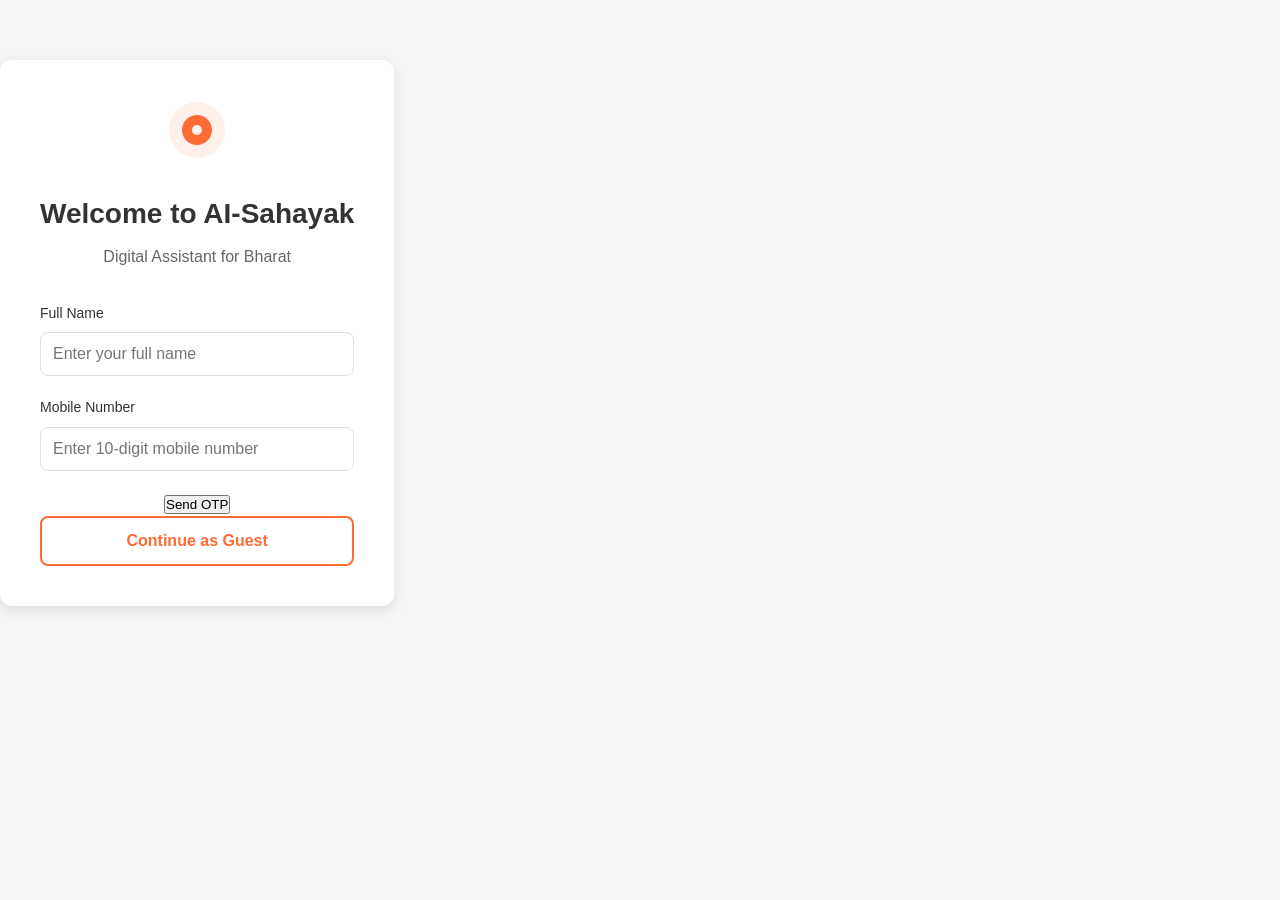
<file: index.html>
<!DOCTYPE html>
<html lang="en">
<head>
    <meta charset="UTF-8">
    <meta name="viewport" content="width=device-width, initial-scale=1.0">
    <title>AI-Sahayak - Login</title>
    <link rel="stylesheet" href="style.css">
</head>
<body>
    <div class="container">
        <div class="login-card">
            <div class="logo">
                <svg width="60" height="60" viewBox="0 0 60 60" fill="none">
                    <circle cx="30" cy="30" r="28" fill="#FF6B35" opacity="0.1"/>
                    <path d="M30 15C21.716 15 15 21.716 15 30C15 38.284 21.716 45 30 45C38.284 45 45 38.284 45 30C45 21.716 38.284 15 30 15ZM30 25C32.761 25 35 27.239 35 30C35 32.761 32.761 35 30 35C27.239 35 25 32.761 25 30C25 27.239 27.239 25 30 25Z" fill="#FF6B35"/>
                </svg>
            </div>
            <h1>Welcome to AI-Sahayak</h1>
            <p class="subtitle">Digital Assistant for Bharat</p>
            
            <form id="loginForm">
                <div class="input-group">
                    <label for="fullName">Full Name</label>
                    <input type="text" id="fullName" placeholder="Enter your full name" required>
                </div>
                
                <div class="input-group">
                    <label for="mobile">Mobile Number</label>
                    <input type="tel" id="mobile" placeholder="Enter 10-digit mobile number" pattern="[0-9]{10}" required>
                </div>
                
                <button type="submit" class="btn-primary">Send OTP</button>
                <button type="button" class="btn-secondary" onclick="location.href='dashboard.html'">Continue as Guest</button>
            </form>
        </div>
    </div>
    <script src="script.js"></script>
</body>
</html>
</file>
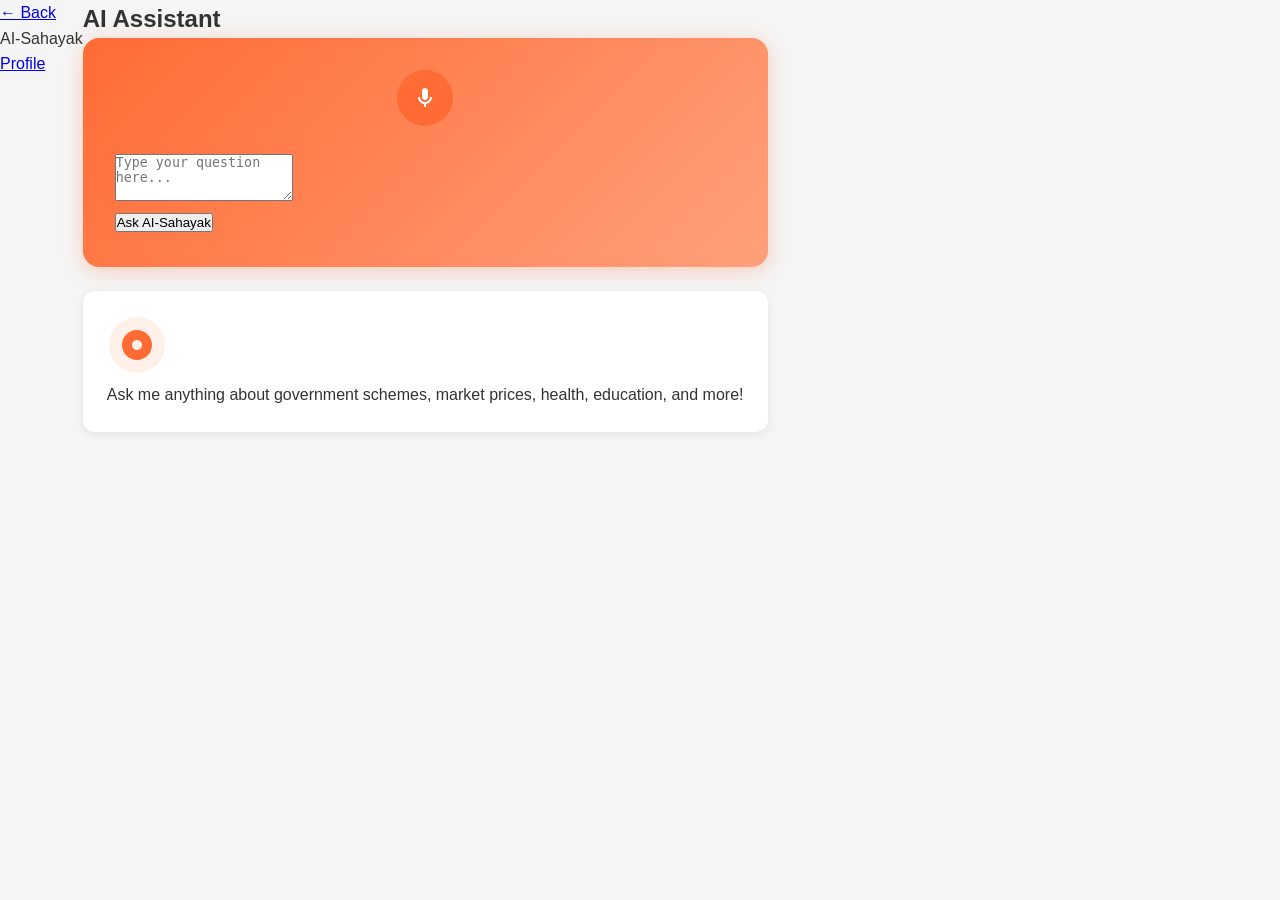
<file: assistant.html>
<!DOCTYPE html>
<html lang="en">
<head>
    <meta charset="UTF-8">
    <meta name="viewport" content="width=device-width, initial-scale=1.0">
    <title>AI-Sahayak - Assistant</title>
    <link rel="stylesheet" href="style.css">
</head>
<body>
    <nav class="navbar">
        <a href="dashboard.html" class="nav-link">← Back</a>
        <div class="nav-brand">AI-Sahayak</div>
        <a href="profile.html" class="nav-link">Profile</a>
    </nav>
    
    <div class="container">
        <div class="assistant-container">
            <h2 id="moduleTitle">AI Assistant</h2>
            
            <div class="input-section">
                <div class="voice-input">
                    <button id="micBtn" class="mic-btn" aria-label="Voice input">
                        <svg width="24" height="24" viewBox="0 0 24 24" fill="none">
                            <path d="M12 14C13.66 14 15 12.66 15 11V5C15 3.34 13.66 2 12 2C10.34 2 9 3.34 9 5V11C9 12.66 10.34 14 12 14Z" fill="white"/>
                            <path d="M17 11C17 13.76 14.76 16 12 16C9.24 16 7 13.76 7 11H5C5 14.53 7.61 17.43 11 17.92V21H13V17.92C16.39 17.43 19 14.53 19 11H17Z" fill="white"/>
                        </svg>
                    </button>
                    <span id="listeningStatus" class="listening-status"></span>
                </div>
                
                <div class="text-input-group">
                    <textarea id="queryInput" placeholder="Type your question here..." rows="3"></textarea>
                </div>
                
                <button id="askBtn" class="btn-primary">Ask AI-Sahayak</button>
            </div>
            
            <div id="responseArea" class="response-area">
                <div class="response-placeholder">
                    <svg width="60" height="60" viewBox="0 0 60 60" fill="none">
                        <circle cx="30" cy="30" r="28" fill="#FF6B35" opacity="0.1"/>
                        <path d="M30 15C21.716 15 15 21.716 15 30C15 38.284 21.716 45 30 45C38.284 45 45 38.284 45 30C45 21.716 38.284 15 30 15ZM30 25C32.761 25 35 27.239 35 30C35 32.761 32.761 35 30 35C27.239 35 25 32.761 25 30C25 27.239 27.239 25 30 25Z" fill="#FF6B35"/>
                    </svg>
                    <p>Ask me anything about government schemes, market prices, health, education, and more!</p>
                </div>
            </div>
        </div>
    </div>
    <script src="script.js"></script>
</body>
</html>
</file>
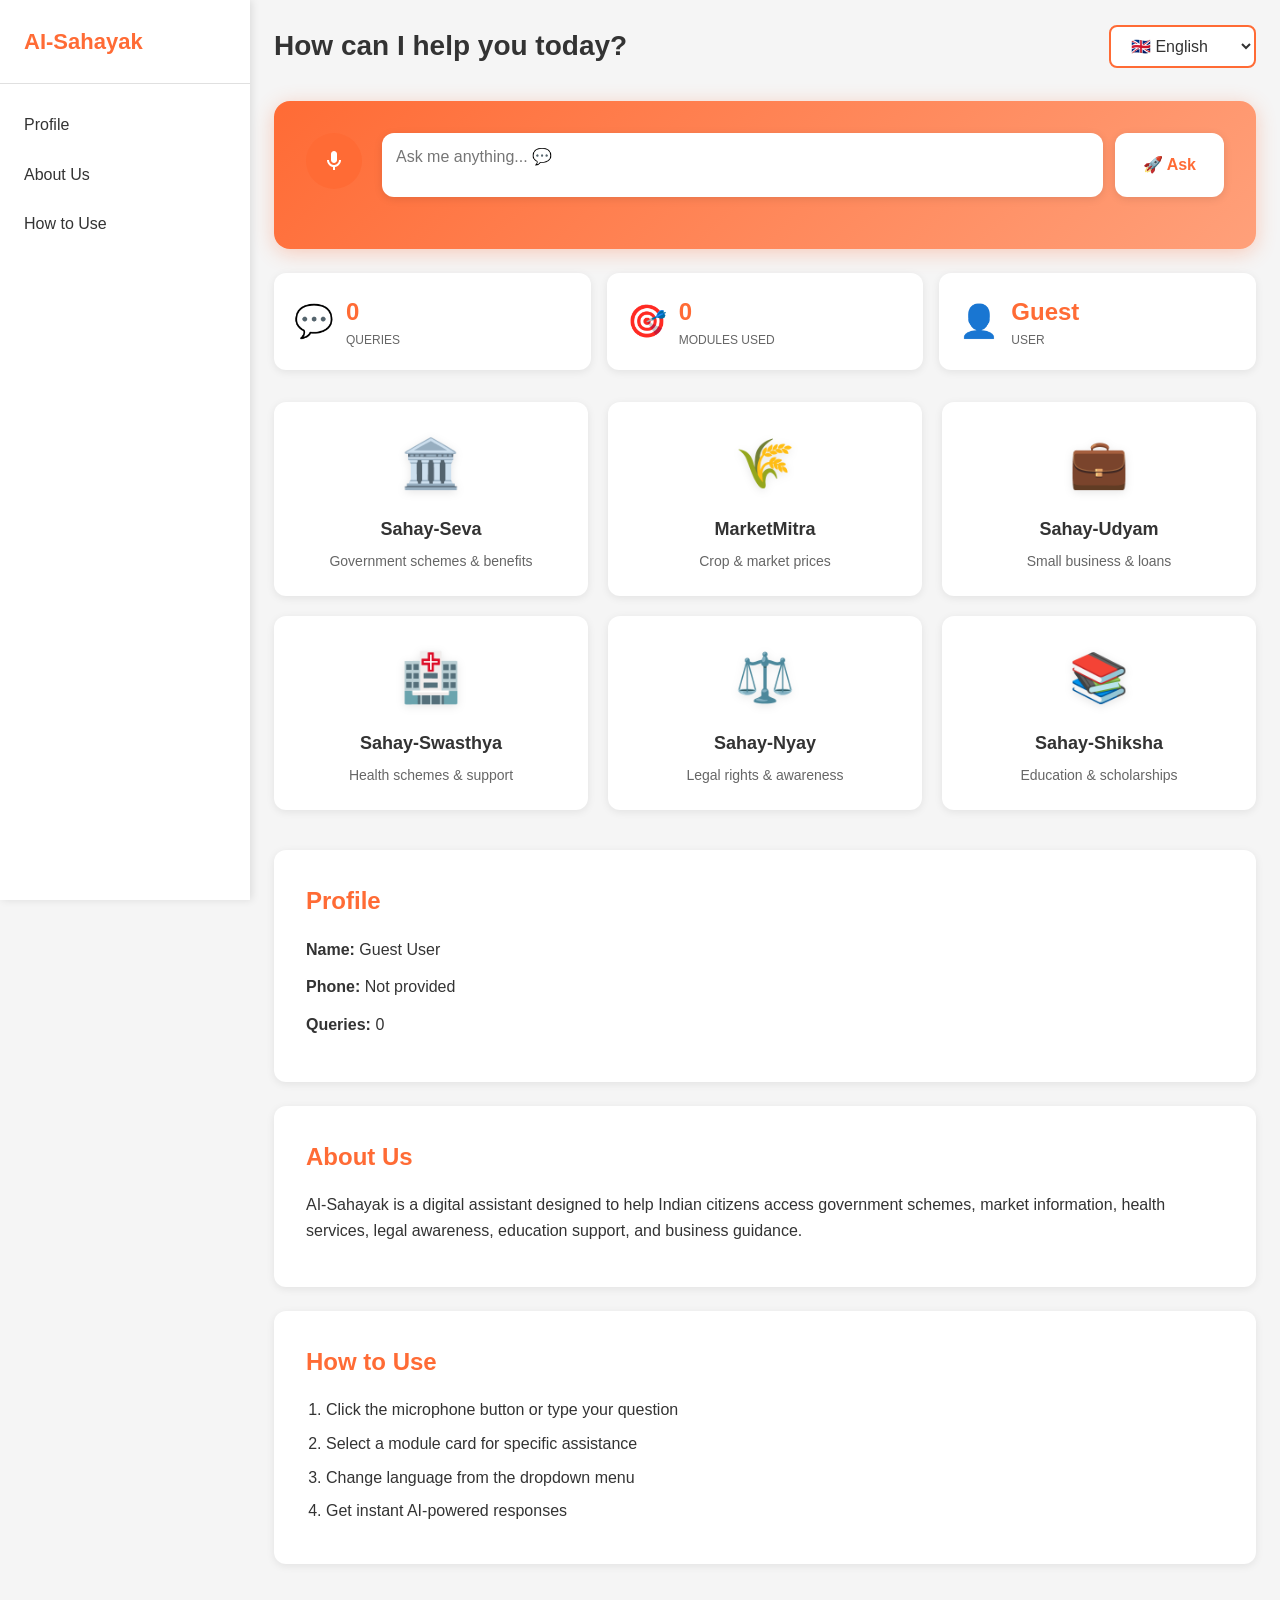
<file: dashboard.html>
<!DOCTYPE html>
<html lang="en">
<head>
    <meta charset="UTF-8">
    <meta name="viewport" content="width=device-width, initial-scale=1.0">
    <title>AI-Sahayak - Dashboard</title>
    <link rel="stylesheet" href="style.css">
</head>
<body>
    <div class="sidebar">
        <div class="sidebar-header">
            <h2>AI-Sahayak</h2>
        </div>
        <nav class="sidebar-nav">
            <a href="#profile" class="nav-item">Profile</a>
            <a href="#about" class="nav-item">About Us</a>
            <a href="#howto" class="nav-item">How to Use</a>
        </nav>
    </div>
    
    <div class="main-content">
        <div class="top-bar">
            <h1>How can I help you today?</h1>
            <div class="language-dropdown">
                <select id="languageSelect">
                    <option value="en">🇬🇧 English</option>
                    <option value="hi">🇮🇳 हिंदी</option>
                    <option value="bn">🇮🇳 বাংলা</option>
                    <option value="te">🇮🇳 తెలుగు</option>
                    <option value="mr">🇮🇳 मराठी</option>
                    <option value="ta">🇮🇳 தமிழ்</option>
                    <option value="gu">🇮🇳 ગુજરાતી</option>
                    <option value="kn">🇮🇳 ಕನ್ನಡ</option>
                    <option value="ml">🇮🇳 മലയാളം</option>
                    <option value="pa">🇮🇳 ਪੰਜਾਬੀ</option>
                    <option value="or">🇮🇳 ଓଡ଼ିଆ</option>
                    <option value="as">🇮🇳 অসমীয়া</option>
                    <option value="ur">🇮🇳 اردو</option>
                </select>
            </div>
        </div>
        
        <div class="input-section">
            <div class="input-flex">
                <div class="voice-input">
                    <button id="micBtn" class="mic-btn" aria-label="Voice input">
                        <svg width="24" height="24" viewBox="0 0 24 24" fill="none">
                            <path d="M12 14C13.66 14 15 12.66 15 11V5C15 3.34 13.66 2 12 2C10.34 2 9 3.34 9 5V11C9 12.66 10.34 14 12 14Z" fill="white"/>
                            <path d="M17 11C17 13.76 14.76 16 12 16C9.24 16 7 13.76 7 11H5C5 14.53 7.61 17.43 11 17.92V21H13V17.92C16.39 17.43 19 14.53 19 11H17Z" fill="white"/>
                        </svg>
                    </button>
                    <span id="listeningStatus" class="listening-status"></span>
                </div>
                
                <div class="text-input-wrapper">
                    <textarea id="queryInput" placeholder="Ask me anything... 💬" rows="2"></textarea>
                    <button id="askBtn" class="btn-ask">🚀 Ask</button>
                </div>
            </div>
        </div>
        
        <div class="stats-banner">
            <div class="stat-item">
                <span class="stat-icon">💬</span>
                <div>
                    <div class="stat-number" id="totalQueries">0</div>
                    <div class="stat-label">Queries</div>
                </div>
            </div>
            <div class="stat-item">
                <span class="stat-icon">🎯</span>
                <div>
                    <div class="stat-number" id="modulesUsed">0</div>
                    <div class="stat-label">Modules Used</div>
                </div>
            </div>
            <div class="stat-item">
                <span class="stat-icon">👤</span>
                <div>
                    <div class="stat-number" id="userName">Guest</div>
                    <div class="stat-label">User</div>
                </div>
            </div>
        </div>
        
        <div id="responseArea" class="response-area" style="display:none;"></div>
        
        <div class="modules-grid">
            <div class="module-card" data-module="sahay-seva">
                <div class="module-emoji">🏛️</div>
                <h3>Sahay-Seva</h3>
                <p>Government schemes & benefits</p>
            </div>
            
            <div class="module-card" data-module="market-mitra">
                <div class="module-emoji">🌾</div>
                <h3>MarketMitra</h3>
                <p>Crop & market prices</p>
            </div>
            
            <div class="module-card" data-module="sahay-udyam">
                <div class="module-emoji">💼</div>
                <h3>Sahay-Udyam</h3>
                <p>Small business & loans</p>
            </div>
            
            <div class="module-card" data-module="sahay-swasthya">
                <div class="module-emoji">🏥</div>
                <h3>Sahay-Swasthya</h3>
                <p>Health schemes & support</p>
            </div>
            
            <div class="module-card" data-module="sahay-nyay">
                <div class="module-emoji">⚖️</div>
                <h3>Sahay-Nyay</h3>
                <p>Legal rights & awareness</p>
            </div>
            
            <div class="module-card" data-module="sahay-shiksha">
                <div class="module-emoji">📚</div>
                <h3>Sahay-Shiksha</h3>
                <p>Education & scholarships</p>
            </div>
        </div>
        
        <div id="profile" class="section">
            <h2>Profile</h2>
            <p><strong>Name:</strong> <span id="profileName">Guest User</span></p>
            <p><strong>Phone:</strong> <span id="profilePhone">Not provided</span></p>
            <p><strong>Queries:</strong> <span id="totalQueries">0</span></p>
        </div>
        
        <div id="about" class="section">
            <h2>About Us</h2>
            <p>AI-Sahayak is a digital assistant designed to help Indian citizens access government schemes, market information, health services, legal awareness, education support, and business guidance.</p>
        </div>
        
        <div id="howto" class="section">
            <h2>How to Use</h2>
            <ol>
                <li>Click the microphone button or type your question</li>
                <li>Select a module card for specific assistance</li>
                <li>Change language from the dropdown menu</li>
                <li>Get instant AI-powered responses</li>
            </ol>
        </div>
    </div>
    <script src="script.js"></script>
</body>
</html>
</file>
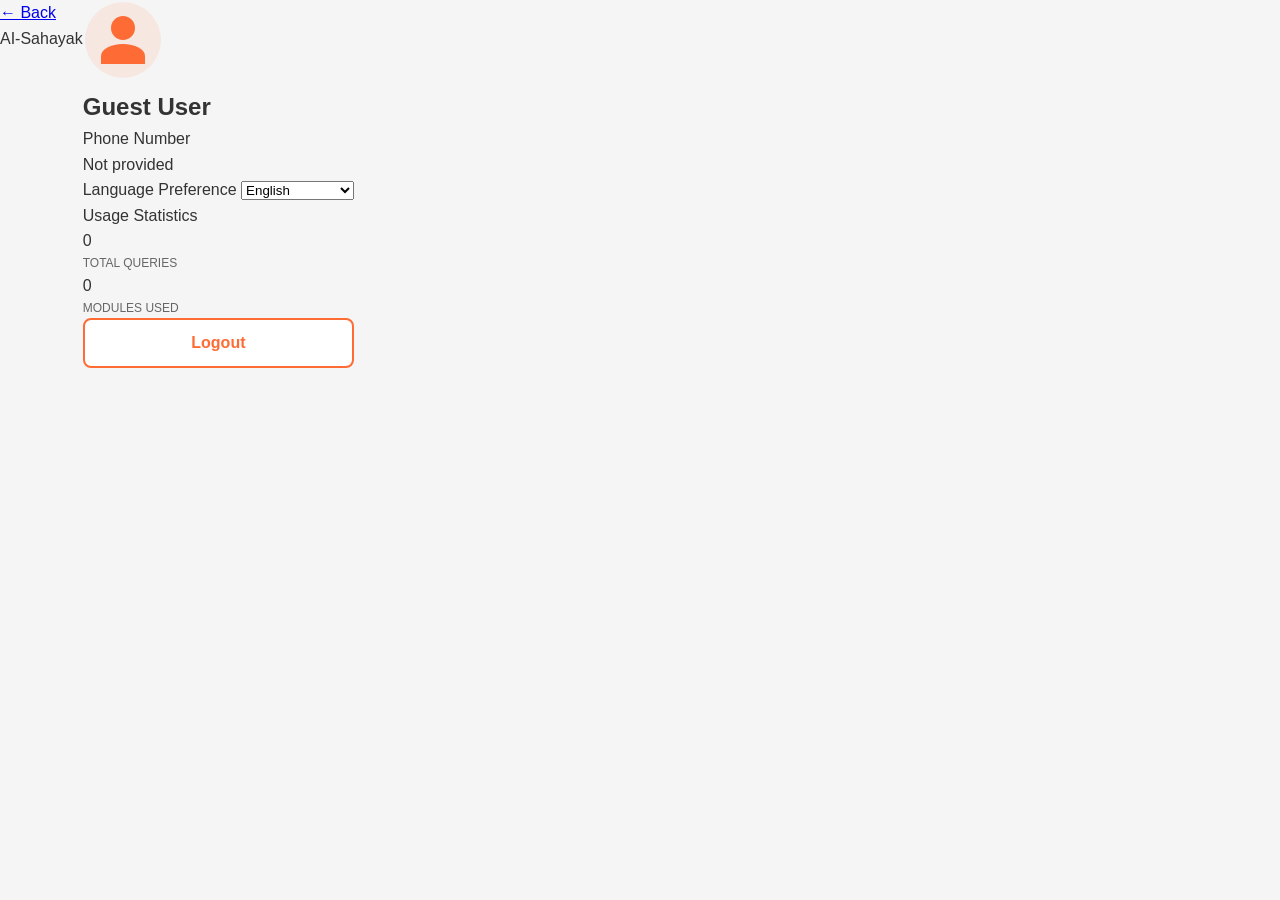
<file: profile.html>
<!DOCTYPE html>
<html lang="en">
<head>
    <meta charset="UTF-8">
    <meta name="viewport" content="width=device-width, initial-scale=1.0">
    <title>AI-Sahayak - Profile</title>
    <link rel="stylesheet" href="style.css">
</head>
<body>
    <nav class="navbar">
        <a href="dashboard.html" class="nav-link">← Back</a>
        <div class="nav-brand">AI-Sahayak</div>
        <div></div>
    </nav>
    
    <div class="container">
        <div class="profile-container">
            <div class="profile-header">
                <div class="profile-avatar">
                    <svg width="80" height="80" viewBox="0 0 80 80" fill="none">
                        <circle cx="40" cy="40" r="38" fill="#FF6B35" opacity="0.1"/>
                        <path d="M40 40C46.627 40 52 34.627 52 28C52 21.373 46.627 16 40 16C33.373 16 28 21.373 28 28C28 34.627 33.373 40 40 40Z" fill="#FF6B35"/>
                        <path d="M40 44C28 44 18 49 18 56V64H62V56C62 49 52 44 40 44Z" fill="#FF6B35"/>
                    </svg>
                </div>
                <h2 id="profileName">Guest User</h2>
            </div>
            
            <div class="profile-info">
                <div class="info-item">
                    <label>Phone Number</label>
                    <p id="profilePhone">Not provided</p>
                </div>
                
                <div class="info-item">
                    <label>Language Preference</label>
                    <select id="languageSelect" class="language-select">
                        <option value="en">English</option>
                        <option value="hi">हिंदी (Hindi)</option>
                        <option value="bn">বাংলা (Bengali)</option>
                        <option value="te">తెలుగు (Telugu)</option>
                        <option value="mr">मराठी (Marathi)</option>
                        <option value="ta">தமிழ் (Tamil)</option>
                    </select>
                </div>
                
                <div class="info-item">
                    <label>Usage Statistics</label>
                    <div class="stats-grid">
                        <div class="stat-card">
                            <div class="stat-value" id="totalQueries">0</div>
                            <div class="stat-label">Total Queries</div>
                        </div>
                        <div class="stat-card">
                            <div class="stat-value" id="modulesUsed">0</div>
                            <div class="stat-label">Modules Used</div>
                        </div>
                    </div>
                </div>
            </div>
            
            <button class="btn-secondary" onclick="logout()">Logout</button>
        </div>
    </div>
    <script src="script.js"></script>
</body>
</html>
</file>
<file: style.css>
* {
    margin: 0;
    padding: 0;
    box-sizing: border-box;
}

:root {
    --primary-orange: #FF6B35;
    --dark-orange: #E55A2B;
    --white: #FFFFFF;
    --light-gray: #F5F5F5;
    --text-dark: #333333;
    --text-light: #666666;
    --border-color: #E0E0E0;
}

body {
    font-family: -apple-system, BlinkMacSystemFont, 'Segoe UI', Roboto, sans-serif;
    background: var(--light-gray);
    color: var(--text-dark);
    line-height: 1.6;
    display: flex;
    min-height: 100vh;
}

.sidebar {
    width: 250px;
    background: var(--white);
    box-shadow: 2px 0 8px rgba(0,0,0,0.1);
    position: fixed;
    height: 100vh;
    overflow-y: auto;
}

.sidebar-header {
    padding: 24px;
    border-bottom: 1px solid var(--border-color);
}

.sidebar-header h2 {
    color: var(--primary-orange);
    font-size: 22px;
}

.sidebar-nav {
    padding: 16px 0;
}

.nav-item {
    display: block;
    padding: 12px 24px;
    color: var(--text-dark);
    text-decoration: none;
    transition: all 0.3s;
}

.nav-item:hover {
    background: var(--light-gray);
    color: var(--primary-orange);
}

.main-content {
    margin-left: 250px;
    flex: 1;
    padding: 24px;
}

.top-bar {
    display: flex;
    justify-content: space-between;
    align-items: center;
    margin-bottom: 32px;
}

.top-bar h1 {
    font-size: 28px;
    color: var(--text-dark);
}

.language-dropdown select {
    padding: 10px 16px;
    border: 2px solid var(--primary-orange);
    border-radius: 8px;
    background: var(--white);
    color: var(--text-dark);
    font-size: 16px;
    cursor: pointer;
}

.input-section {
    background: linear-gradient(135deg, #FF6B35 0%, #FFA07A 100%);
    padding: 32px;
    border-radius: 16px;
    box-shadow: 0 4px 20px rgba(255,107,53,0.3);
    margin-bottom: 24px;
}

.input-flex {
    display: flex;
    gap: 20px;
    align-items: flex-start;
}

.voice-input {
    display: flex;
    flex-direction: column;
    align-items: center;
}

.mic-btn {
    width: 56px;
    height: 56px;
    border-radius: 50%;
    background: var(--primary-orange);
    border: none;
    cursor: pointer;
    transition: all 0.3s;
    display: flex;
    align-items: center;
    justify-content: center;
}

.mic-btn:hover {
    background: var(--dark-orange);
    transform: scale(1.05);
}

.mic-btn.listening {
    animation: pulse 1.5s infinite;
}

@keyframes pulse {
    0%, 100% { transform: scale(1); }
    50% { transform: scale(1.1); }
}

.listening-status {
    margin-top: 8px;
    color: var(--primary-orange);
    font-weight: 500;
    min-height: 20px;
}

.text-input-wrapper {
    flex: 1;
    display: flex;
    gap: 12px;
}

.text-input-wrapper textarea {
    flex: 1;
    padding: 14px;
    border: none;
    border-radius: 12px;
    font-size: 16px;
    font-family: inherit;
    resize: none;
    box-shadow: 0 2px 8px rgba(0,0,0,0.1);
}

.text-input-wrapper textarea:focus {
    outline: 2px solid var(--white);
}

.btn-ask {
    padding: 14px 28px;
    background: var(--white);
    color: var(--primary-orange);
    border: none;
    border-radius: 12px;
    font-size: 16px;
    font-weight: 700;
    cursor: pointer;
    transition: all 0.3s;
    box-shadow: 0 2px 8px rgba(0,0,0,0.1);
}

.btn-ask:hover {
    transform: translateY(-2px);
    box-shadow: 0 4px 12px rgba(0,0,0,0.2);
}

.stats-banner {
    display: flex;
    gap: 16px;
    margin-bottom: 32px;
}

.stat-item {
    flex: 1;
    background: var(--white);
    padding: 20px;
    border-radius: 12px;
    box-shadow: 0 2px 8px rgba(0,0,0,0.08);
    display: flex;
    align-items: center;
    gap: 12px;
}

.stat-icon {
    font-size: 32px;
}

.stat-number {
    font-size: 24px;
    font-weight: 700;
    color: var(--primary-orange);
}

.stat-label {
    font-size: 12px;
    color: var(--text-light);
    text-transform: uppercase;
}

.response-area {
    background: var(--white);
    padding: 24px;
    border-radius: 12px;
    box-shadow: 0 2px 8px rgba(0,0,0,0.08);
    margin-bottom: 24px;
}

.response-content {
    color: var(--text-dark);
}

.response-content h3 {
    margin-bottom: 12px;
    color: var(--primary-orange);
}

.play-voice-btn {
    margin-top: 16px;
    padding: 10px 20px;
    background: var(--primary-orange);
    color: var(--white);
    border: none;
    border-radius: 8px;
    cursor: pointer;
    display: inline-flex;
    align-items: center;
    gap: 8px;
    font-size: 14px;
}

.play-voice-btn:hover {
    background: var(--dark-orange);
}

.modules-grid {
    display: grid;
    grid-template-columns: repeat(auto-fit, minmax(250px, 1fr));
    gap: 20px;
    margin-bottom: 40px;
}

.module-card {
    background: var(--white);
    padding: 24px;
    border-radius: 12px;
    box-shadow: 0 2px 8px rgba(0,0,0,0.08);
    cursor: pointer;
    transition: all 0.3s;
    text-align: center;
}

.module-card:hover {
    transform: translateY(-6px) scale(1.02);
    box-shadow: 0 12px 24px rgba(255,107,53,0.3);
}

.module-card.active {
    border: 3px solid var(--primary-orange);
    background: linear-gradient(135deg, #FFF5F0 0%, #FFFFFF 100%);
}

.module-emoji {
    font-size: 48px;
    margin-bottom: 12px;
    filter: drop-shadow(0 2px 4px rgba(0,0,0,0.1));
}

.module-card h3 {
    font-size: 18px;
    margin-bottom: 6px;
    color: var(--text-dark);
}

.module-card p {
    color: var(--text-light);
    font-size: 14px;
}

.section {
    background: var(--white);
    padding: 32px;
    border-radius: 12px;
    box-shadow: 0 2px 8px rgba(0,0,0,0.08);
    margin-bottom: 24px;
}

.section h2 {
    color: var(--primary-orange);
    margin-bottom: 16px;
}

.section p {
    margin-bottom: 12px;
}

.section ol {
    margin-left: 20px;
}

.section li {
    margin-bottom: 8px;
}

@media (max-width: 768px) {
    .sidebar {
        width: 200px;
    }
    
    .main-content {
        margin-left: 200px;
        padding: 16px;
    }
    
    .top-bar {
        flex-direction: column;
        align-items: flex-start;
        gap: 16px;
    }
    
    .top-bar h1 {
        font-size: 22px;
    }
    
    .input-flex {
        flex-direction: column;
    }
    
    .text-input-wrapper {
        flex-direction: column;
    }
    
    .stats-banner {
        flex-direction: column;
    }
    
    .modules-grid {
        grid-template-columns: 1fr;
    }
}

@media (max-width: 480px) {
    .sidebar {
        width: 60px;
    }
    
    .sidebar-header h2 {
        font-size: 16px;
    }
    
    .nav-item {
        padding: 12px 8px;
        font-size: 12px;
    }
    
    .main-content {
        margin-left: 60px;
    }
}

.login-card {
    max-width: 400px;
    margin: 60px auto;
    background: var(--white);
    padding: 40px;
    border-radius: 12px;
    box-shadow: 0 4px 12px rgba(0,0,0,0.1);
    text-align: center;
}

.logo {
    margin-bottom: 24px;
}

.login-card h1 {
    font-size: 28px;
    margin-bottom: 8px;
}

.subtitle {
    color: var(--text-light);
    margin-bottom: 32px;
    font-size: 16px;
}

.input-group {
    margin-bottom: 20px;
    text-align: left;
}

.input-group label {
    display: block;
    margin-bottom: 8px;
    font-weight: 500;
    font-size: 14px;
}

.input-group input {
    width: 100%;
    padding: 12px;
    border: 1px solid var(--border-color);
    border-radius: 8px;
    font-size: 16px;
}

.input-group input:focus {
    outline: none;
    border-color: var(--primary-orange);
}

.btn-secondary {
    width: 100%;
    padding: 14px;
    background: var(--white);
    color: var(--primary-orange);
    border: 2px solid var(--primary-orange);
    border-radius: 8px;
    font-size: 16px;
    font-weight: 600;
    cursor: pointer;
    transition: all 0.3s;
}

.btn-secondary:hover {
    background: var(--primary-orange);
    color: var(--white);
}
</file>
